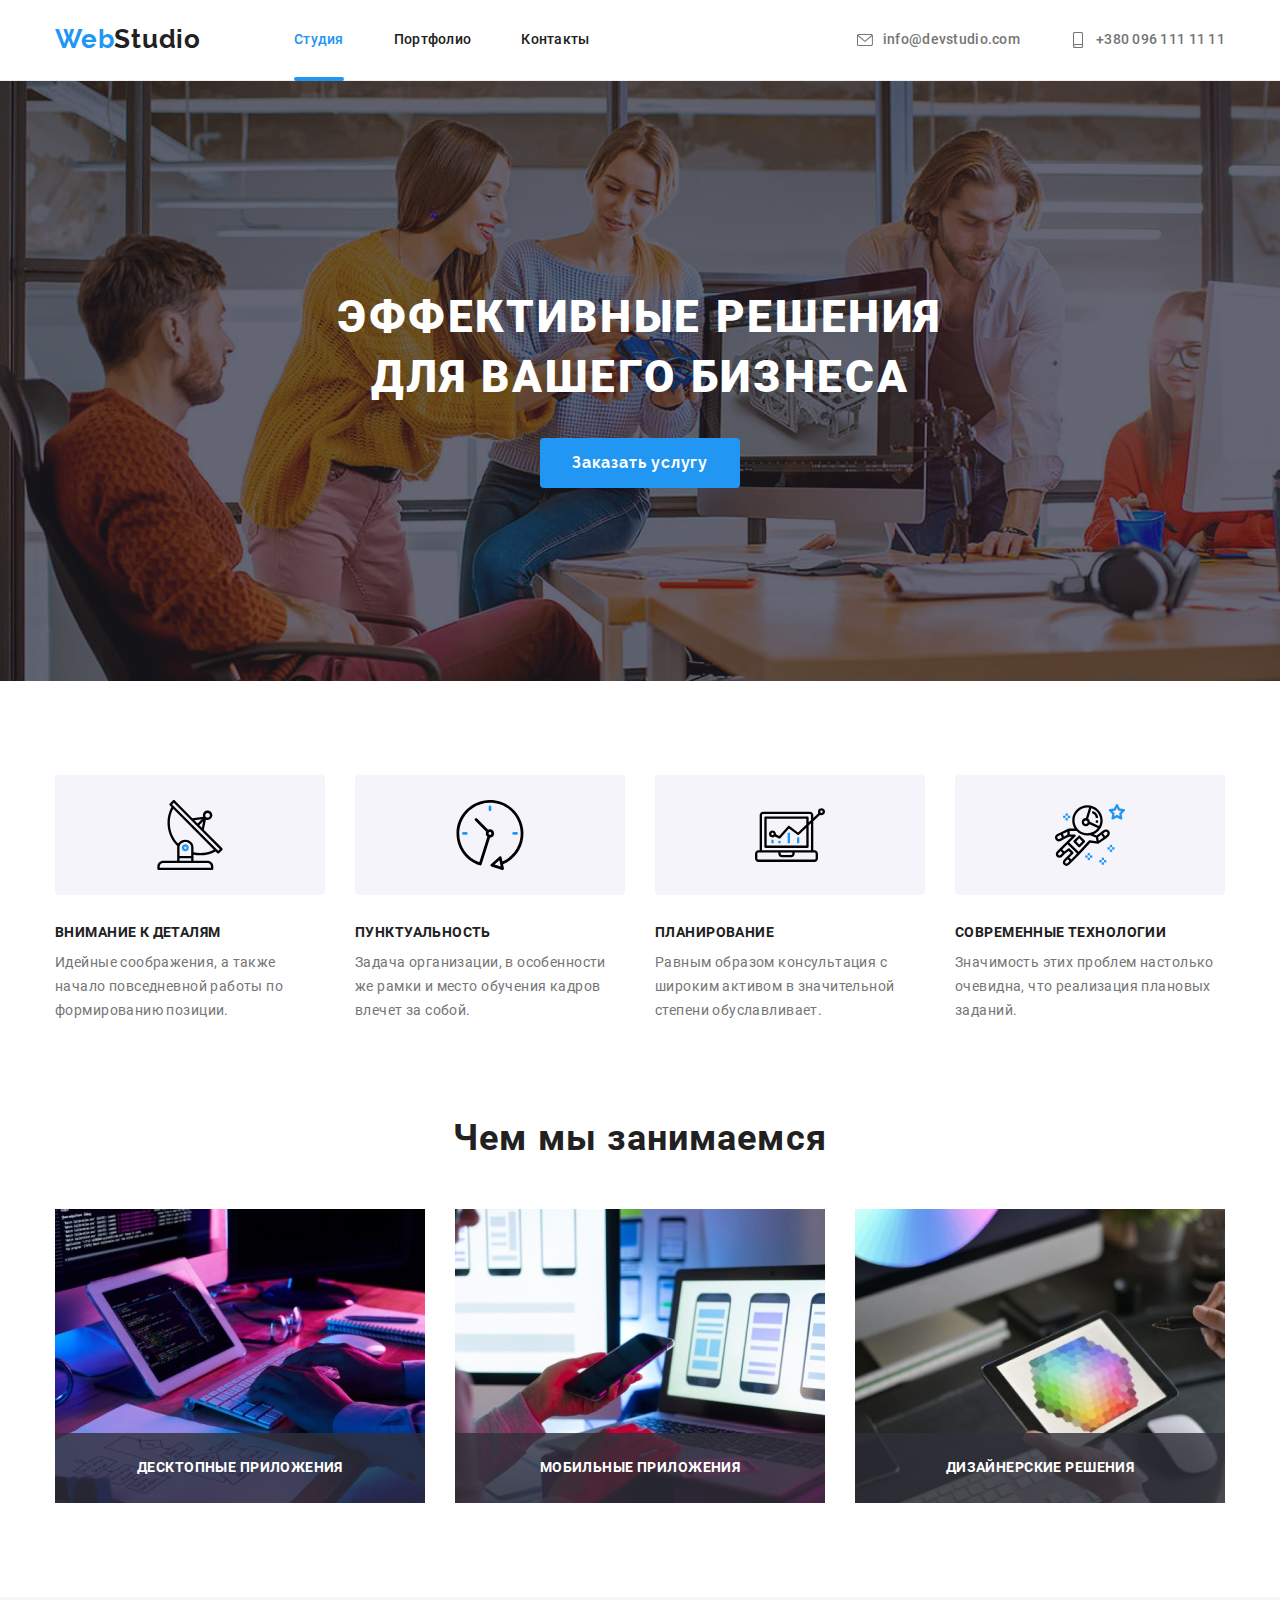
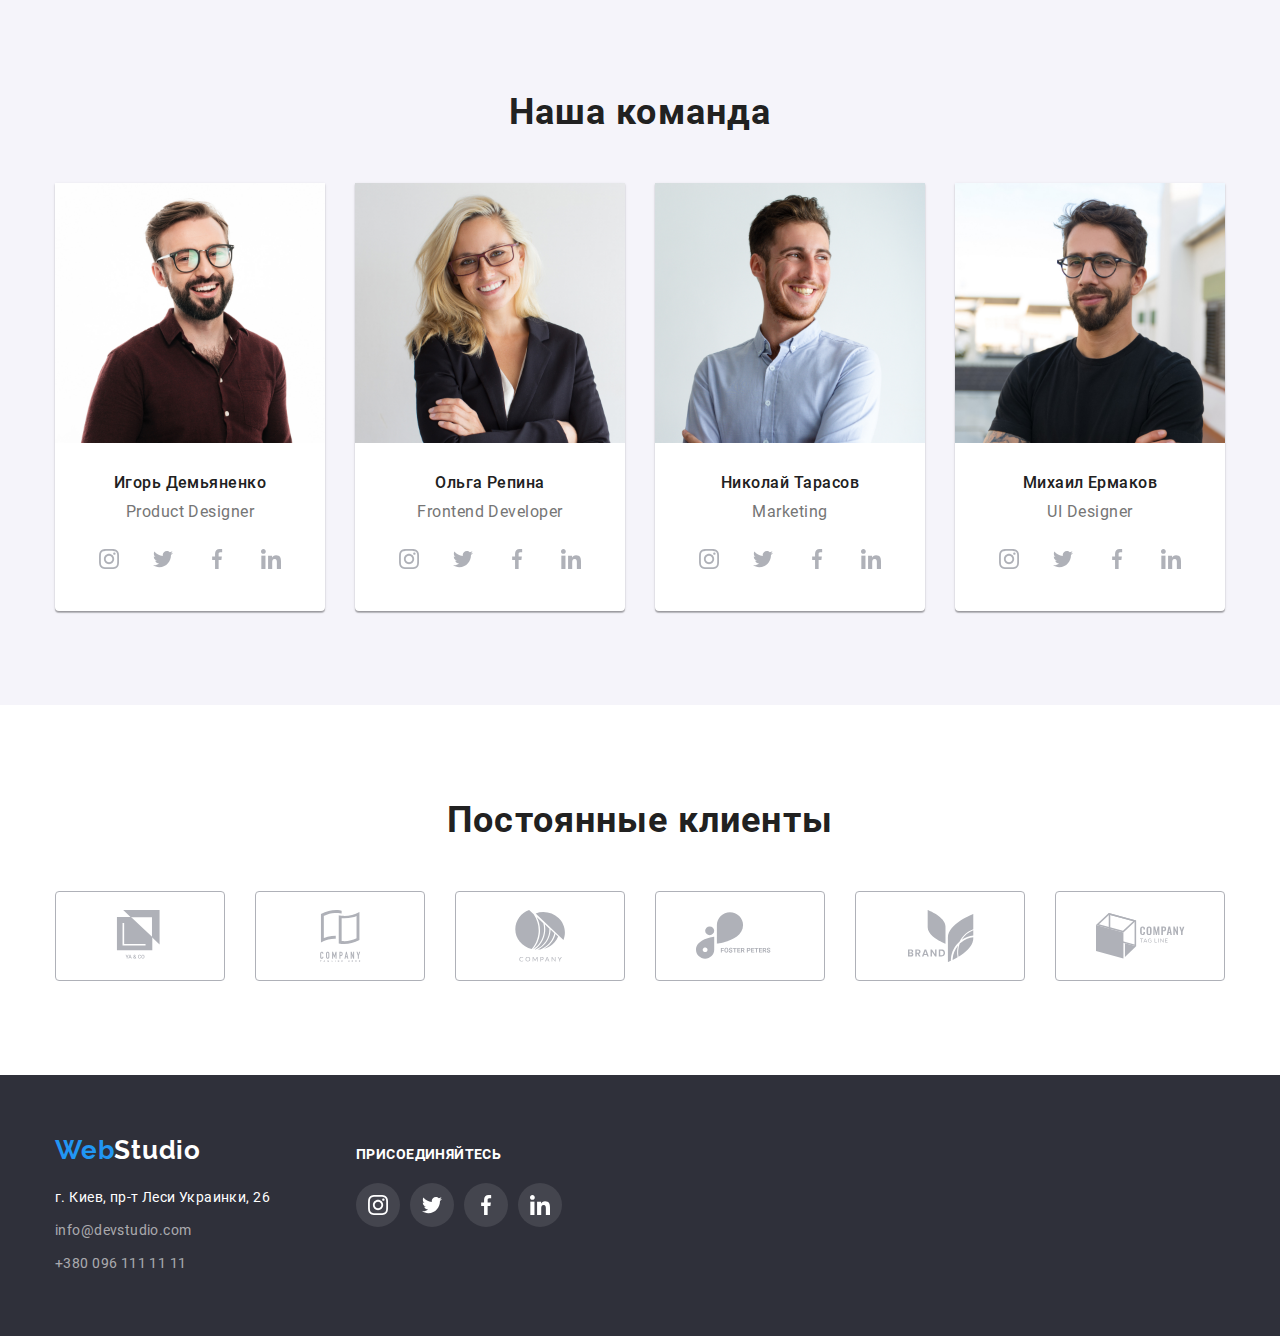
<file: index.html>
<!DOCTYPE html>
<html lang="ru">

<head>
    <meta charset="UTF-8">
    <meta name="viewport" content="width=device-width, initial-scale=1.0">

    <title>WebStudio</title>

    <link rel="stylesheet"
        href="https://cdnjs.cloudflare.com/ajax/libs/modern-normalize/1.0.0/modern-normalize.min.css">

    <link rel="stylesheet" href="./css/fonts.css">
    <link rel="stylesheet" href="./css/style.css">

</head>

<body>
    <!--Шапка страницы-->
    <header class="head">
        <div class="container">
            <nav class="nav">
                <a href="./index.html" lang="en" class="logo link">Web<span class="logo-dark">Studio</span></a>
                <ul class="menu-links list">
                    <li class="list nav-listitems">
                        <a href="./index.html" class="link-items accent link">Студия</a>
                    </li>
                    <li class="list nav-listitems">
                        <a href="./portfolio.html" class="link-items link">Портфолио</a>
                    </li>
                    <li class="list nav-listitems">
                        <a href="#" class="link-items link">Контакты</a>
                    </li>
                </ul>
            </nav>
            <address class="nav-address">
                <ul class="menu-links list">
                    <li class="list nav-listitems">
                        <a href="email:info@devstudio.com" class="address link">
                            <svg class="link-icon">
                                <use href="./images/sprite.svg#icon-mail"></use>
                            </svg>info@devstudio.com</a>
                    </li>
                    <li class="list nav-listitems">
                        <a href="tel:+3800961111111" class="address link">
                            <svg class="link-icon">
                                <use href="./images/sprite.svg#icon-smartphone"></use>
                            </svg>+380 096 111 11 11</a>
                    </li>
                </ul>
            </address>
        </div>
    </header>
    <main>
        <!--HERO-->
        <section class="hero">
            <div class="container">
                <div class="hero-descr">

                    <h1 class="main-title">Эффективные решения для вашего бизнеса</h1>
                    <button type="button" class="btn btn-hero" data-modal-open>Заказать услугу</button>
                </div>
            </div>
        </section>
        <!--ABOUT-->
        <section class="item-box-principle">
            <div class="container ">

                <h2 class="visually-hidden">Наши принципы</h2>

                <ul class="list works-box">
                    <li class="principle">
                        <div class="principle-icon">
                            <svg class="principle-example">
                                <use href="./images/sprite.svg#icon-antenna"></use>
                            </svg>
                        </div>

                        <h3 class="description-title">Внимание к деталям</h3>
                        <p class="description">Идейные соображения, а также начало повседневной работы по
                            формированию
                            позиции.</p>
                    </li>

                    <li class="principle">
                        <div class="principle-icon">
                            <svg class="principle-example">
                                <use href="./images/sprite.svg#icon-clock"></use>
                            </svg>
                        </div>

                        <h3 class="description-title">Пунктуальность</h3>
                        <p class="description">Задача организации, в особенности же рамки и место обучения кадров
                            влечет
                            за собой.</p>
                    </li>

                    <li class="principle">
                        <div class="principle-icon">
                            <svg class="principle-example">
                                <use href="./images/sprite.svg#icon-diagram"></use>
                            </svg>
                        </div>

                        <h3 class="description-title">Планирование</h3>
                        <p class="description">Равным образом консультация с широким активом в значительной степени
                            обуславливает.</p>
                    </li>
                    <li class="principle">
                        <div class="principle-icon">
                            <svg class="principle-example">
                                <use href="./images/sprite.svg#icon-astronaut"></use>
                            </svg>
                        </div>

                        <h3 class="description-title">Современные технологии</h3>
                        <p class="description">Значимость этих проблем настолько очевидна, что реализация плановых
                            заданий.</p>
                    </li>

                </ul>
            </div>
        </section>
        <!--our work-->
        <section class="item-box">
            <div class="container">
                <h2 class="secodary-title">Чем мы занимаемся</h2>
                <ul class="list pictures-box">
                    <li class="picture">
                        <img src="./images/about/1.jpg" alt="работа с кодом программ" width="370" height="294">
                        <div class="shadow-text">
                            <p class="shadow-text-descript">Десктопные приложения</p>
                        </div>
                    </li>
                    <li class="picture">
                        <img src="./images/about/2.jpg" alt="программы для мобильных устройств" width="370"
                            height="294">
                        <div class="shadow-text">
                            <p class="shadow-text-descript">Мобильные приложения</p>
                        </div>
                    </li>
                    <li class="picture">
                        <img src="./images/about/3.jpg" alt="цветовая палитра на планшете" width="370" height="294">
                        <div class="shadow-text">
                            <p class="shadow-text-descript">Дизайнерские решения</p>
                        </div>
                    </li>
                </ul>
            </div>
        </section>
        <!--Team-->
        <section class="team">
            <div class="container">
                <h2 class="secodary-title">Наша команда</h2>
                <ul class="list card-box">
                    <li class="team-card">
                        <img src="./images/team/team_card1.jpg" alt="Игорь Демьяненко" width="270" height="260">
                        <div class="worker-description">
                            <h3 class="worker-name">Игорь Демьяненко</h3>
                            <p lang="en" class="speciality">Product Designer</p>
                            <ul class="social-list list">
                                <li class="social-list-item">
                                    <a class="social-list-link" href="#">
                                        <svg class="social-list-icon">
                                            <use href="./images/sprite.svg#icon-instagram">
                                            </use>
                                        </svg>
                                    </a>
                                </li>
                                <li class="social-list-item">
                                    <a class="social-list-link" href="#">
                                        <svg class="social-list-icon">
                                            <use href="./images/sprite.svg#icon-twitter">
                                            </use>
                                        </svg>
                                    </a>
                                </li>
                                <li class="social-list-item">
                                    <a class="social-list-link" href="#">
                                        <svg class="social-list-icon">
                                            <use href="./images/sprite.svg#icon-facebook">
                                            </use>
                                        </svg>
                                    </a>
                                </li>
                                <li class="social-list-item">
                                    <a class="social-list-link" href="#">
                                        <svg class="social-list-icon">
                                            <use href="./images/sprite.svg#icon-linkedin">
                                            </use>
                                        </svg>
                                    </a>
                                </li>
                            </ul>
                        </div>
                    </li>
                    <li class="team-card">
                        <img src="./images/team/team_card2.jpg" alt="Ольга Репина" width="270" height="260">
                        <div class="worker-description">
                            <h3 class="worker-name">Ольга Репина</h3>
                            <p lang="en" class="speciality">Frontend Developer</p>
                            <ul class="social-list list">
                                <li class="social-list-item">
                                    <a class="social-list-link" href="#">
                                        <svg class="social-list-icon">
                                            <use href="./images/sprite.svg#icon-instagram">
                                            </use>
                                        </svg>
                                    </a>
                                </li>
                                <li class="social-list-item">
                                    <a class="social-list-link" href="#">
                                        <svg class="social-list-icon">
                                            <use href="./images/sprite.svg#icon-twitter">
                                            </use>
                                        </svg>
                                    </a>
                                </li>
                                <li class="social-list-item">
                                    <a class="social-list-link" href="#">
                                        <svg class="social-list-icon">
                                            <use href="./images/sprite.svg#icon-facebook">
                                            </use>
                                        </svg>
                                    </a>
                                </li>
                                <li class="social-list-item">
                                    <a class="social-list-link" href="#">
                                        <svg class="social-list-icon">
                                            <use href="./images/sprite.svg#icon-linkedin">
                                            </use>
                                        </svg>
                                    </a>
                                </li>
                            </ul>

                        </div>
                    </li>
                    <li class="team-card">
                        <img src="./images/team/team_card3.jpg" alt="Николай Тарасов" width="270" height="260">
                        <div class="worker-description">
                            <h3 class="worker-name">Николай Тарасов</h3>
                            <p lang="en" class="speciality">Marketing</p>
                            <ul class="social-list list">
                                <li class="social-list-item">
                                    <a class="social-list-link" href="#">
                                        <svg class="social-list-icon">
                                            <use href="./images/sprite.svg#icon-instagram">
                                            </use>
                                        </svg>
                                    </a>
                                </li>
                                <li class="social-list-item">
                                    <a class="social-list-link" href="#">
                                        <svg class="social-list-icon">
                                            <use href="./images/sprite.svg#icon-twitter">
                                            </use>
                                        </svg>
                                    </a>
                                </li>
                                <li class="social-list-item">
                                    <a class="social-list-link" href="#">
                                        <svg class="social-list-icon">
                                            <use href="./images/sprite.svg#icon-facebook">
                                            </use>
                                        </svg>
                                    </a>
                                </li>
                                <li class="social-list-item">
                                    <a class="social-list-link" href="#">
                                        <svg class="social-list-icon">
                                            <use href="./images/sprite.svg#icon-linkedin">
                                            </use>
                                        </svg>
                                    </a>
                                </li>
                            </ul>

                        </div>
                    </li>
                    <li class="team-card">
                        <img src="./images/team/team_card4.jpg" alt="Михаил Ермаков" width="270" height="260">
                        <div class="worker-description">
                            <h3 class="worker-name">Михаил Ермаков</h3>
                            <p lang="en" class="speciality">UI Designer</p>
                            <ul class="social-list list">
                                <li class="social-list-item">
                                    <a class="social-list-link" href="#">
                                        <svg class="social-list-icon">
                                            <use href="./images/sprite.svg#icon-instagram">
                                            </use>
                                        </svg>
                                    </a>
                                </li>
                                <li class="social-list-item">
                                    <a class="social-list-link" href="#">
                                        <svg class="social-list-icon">
                                            <use href="./images/sprite.svg#icon-twitter">
                                            </use>
                                        </svg>
                                    </a>
                                </li>
                                <li class="social-list-item">
                                    <a class="social-list-link" href="#">
                                        <svg class="social-list-icon">
                                            <use href="./images/sprite.svg#icon-facebook">
                                            </use>
                                        </svg>
                                    </a>
                                </li>
                                <li class="social-list-item">
                                    <a class="social-list-link" href="#">
                                        <svg class="social-list-icon">
                                            <use href="./images/sprite.svg#icon-linkedin">
                                            </use>
                                        </svg>
                                    </a>
                                </li>
                            </ul>

                        </div>
                    </li>
                </ul>
            </div>
        </section>
        <!--Client-->
        <section class="item-box">
            <div class="container">
                <h2 class="secodary-title">Постоянные клиенты</h2>
                <ul class="list client">
                    <li class="client-icon">
                        <a class="link client-link" href="#">
                            <svg class="client-logo-icon">
                                <use href="./images/sprite.svg#icon-logo1"></use>
                            </svg>
                        </a>
                    </li>
                    <li class="client-icon">
                        <a class="link client-link" href="#">
                            <svg class="client-logo-icon">
                                <use href="./images/sprite.svg#icon-logo2"></use>
                            </svg>
                        </a>
                    </li>
                    <li class="client-icon">
                        <a class="link client-link" href="#">
                            <svg class="client-logo-icon">
                                <use href="./images/sprite.svg#icon-logo3"></use>
                            </svg>
                        </a>
                    </li>
                    <li class="client-icon">
                        <a class="link client-link" href="#">
                            <svg class="client-logo-icon">
                                <use href="./images/sprite.svg#icon-logo4"></use>
                            </svg>
                        </a>
                    </li>
                    <li class="client-icon">
                        <a class="link client-link" href="#">
                            <svg class="client-logo-icon">
                                <use href="./images/sprite.svg#icon-logo5"></use>
                            </svg>
                        </a>
                    </li>
                    <li class="client-icon">
                        <a class="link client-link" href="#">
                            <svg class="client-logo-icon">
                                <use href="./images/sprite.svg#icon-logo6"></use>
                            </svg>
                        </a>
                    </li>
                </ul>
            </div>
        </section>
    </main>
    <footer class="footer ">
        <div class="container">
            <div class="contakt-box">
                <a href="./index.html" lang="en" class="logo link">Web<span class="logo-white link">Studio</span></a>


                <address class="footer-address">
                    <ul class="fotter-element list">
                        <li class="list-element">
                            <a href="https://goo.gl/maps/4SZ75eNTT2xGDw7dA" class="link-addres link"> г. Киев, пр-т Леси
                                Украинки, 26</a>
                        </li>
                        <li class="list-element ">
                            <a href="email:info@devstudio.com" class="link-contact link">info@devstudio.com</a>
                        </li>
                        <li class="list-element">
                            <a href="tel:+3800961111111" class="link-contact link">+380 096 111 11 11</a>
                        </li>
                    </ul>
                </address>
            </div>
            <div class="following-box">
                <span class="follow-us">присоединяйтесь</span>
                <ul class="social-list list">
                    <li class="social-list-item">
                        <a class="social-list-link" href="#">
                            <svg class="social-list-icon">
                                <use href="./images/sprite.svg#icon-instagram">
                                </use>
                            </svg>
                        </a>
                    </li>
                    <li class="social-list-item">
                        <a class="social-list-link" href="#">
                            <svg class="social-list-icon">
                                <use href="./images/sprite.svg#icon-twitter">
                                </use>
                            </svg>
                        </a>
                    </li>
                    <li class="social-list-item">
                        <a class="social-list-link" href="#">
                            <svg class="social-list-icon">
                                <use href="./images/sprite.svg#icon-facebook">
                                </use>
                            </svg>
                        </a>
                    </li>
                    <li class="social-list-item">
                        <a class="social-list-link" href="#">
                            <svg class="social-list-icon">
                                <use href="./images/sprite.svg#icon-linkedin">
                                </use>
                            </svg>
                        </a>
                    </li>
                </ul>

            </div>
        </div>
    </footer>
    <!--modal + backdrop-->
    <div class="backdrop is-hidden" data-modal>
        <div class="modal">
            <button type="button" class="close-btn" data-modal-close>
                <svg width="12" height="12">
                    <use href="./images/sprite.svg#icon-close-black"></use>
                </svg>
            </button>
        </div>
    </div>

    <script src="./js/modal.js"></script>

</body>

</html>
</file>
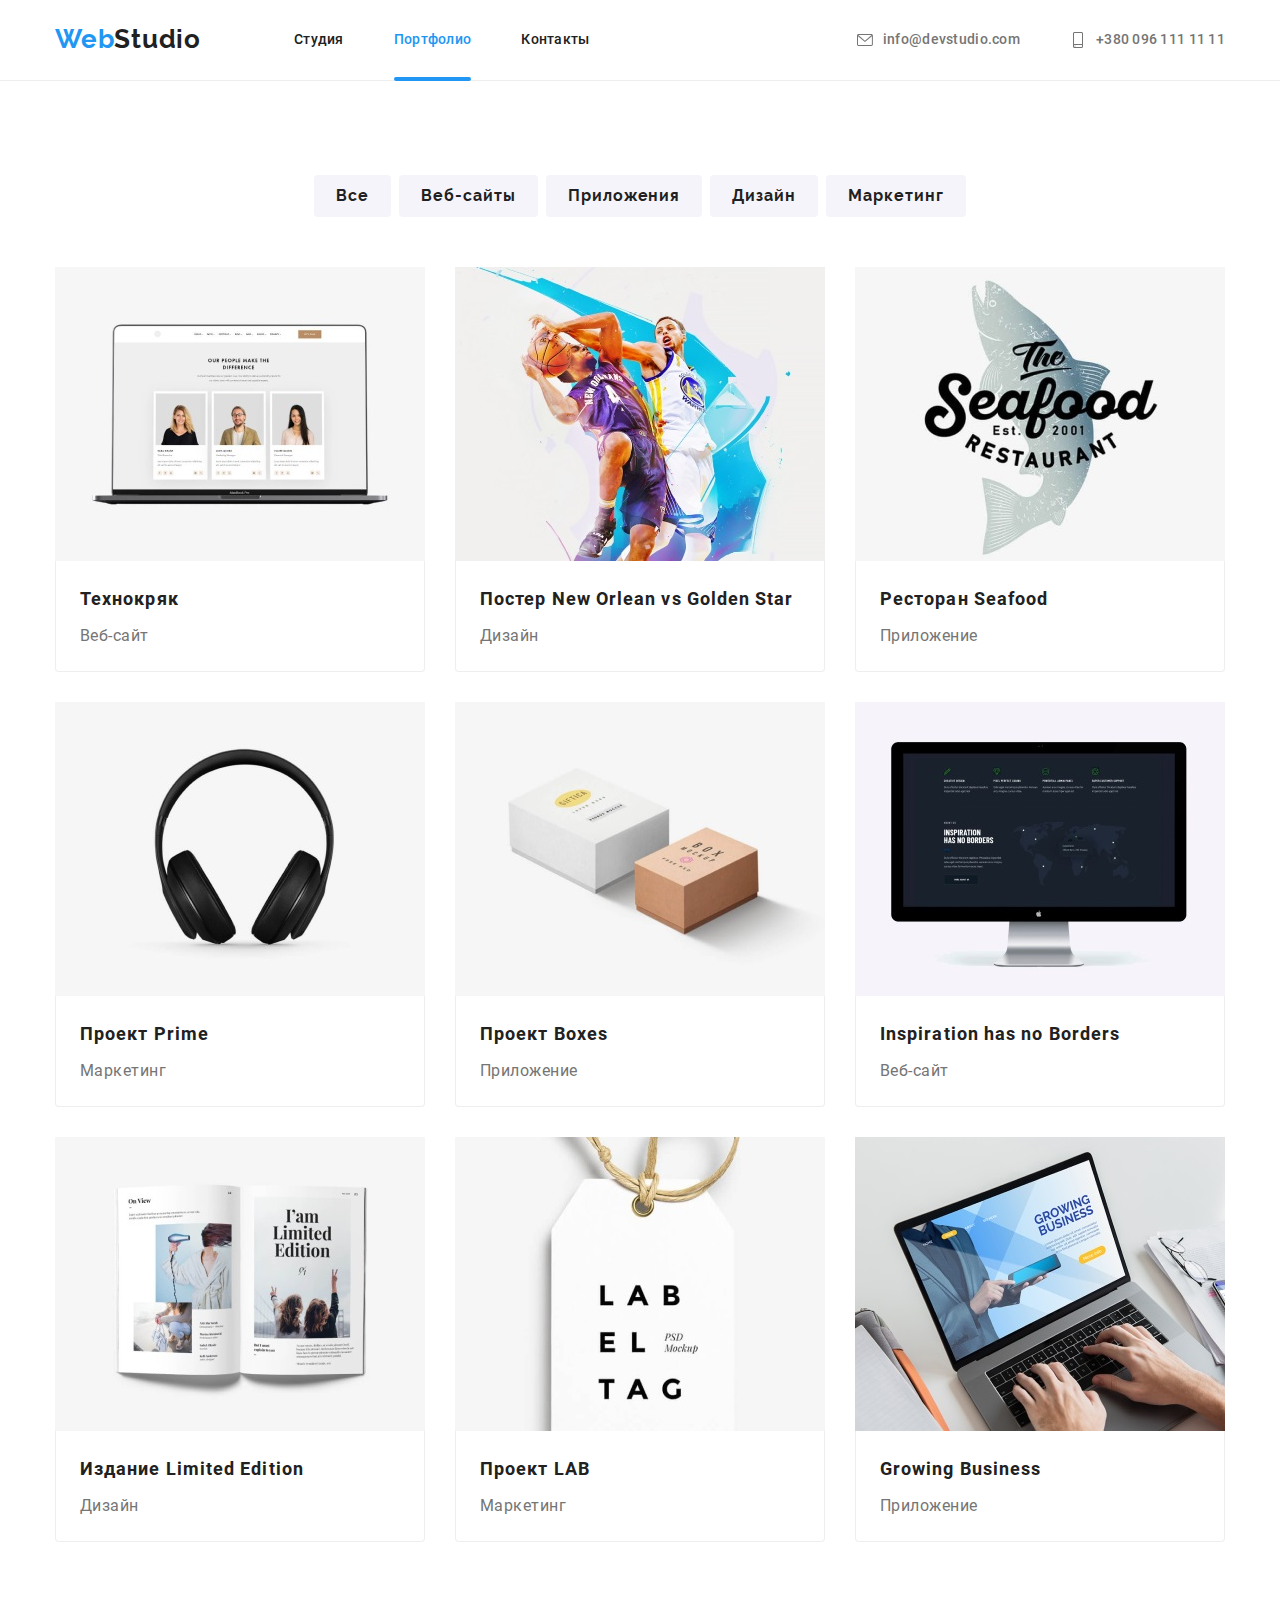
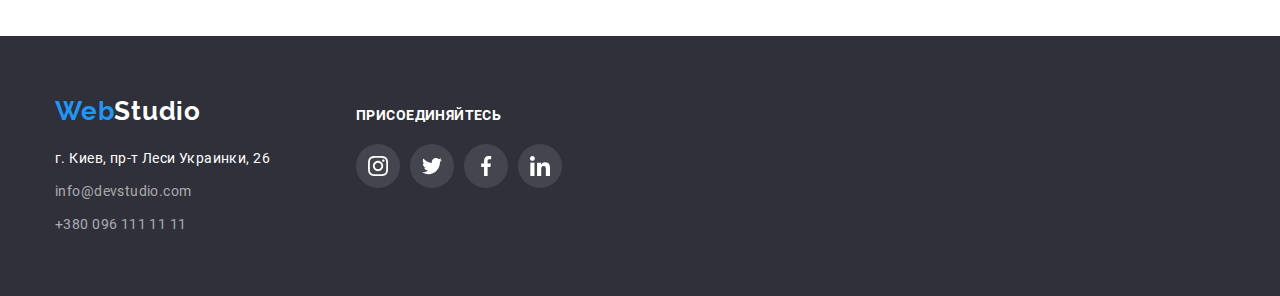
<file: portfolio.html>
<!DOCTYPE html>
<html lang="ru">

<head>
    <meta charset="UTF-8">
    <meta name="viewport" content="width=device-width, initial-scale=1.0">

    <title>Portfolio</title>

    <link rel="stylesheet"
        href="https://cdnjs.cloudflare.com/ajax/libs/modern-normalize/1.0.0/modern-normalize.min.css">

    <link rel="stylesheet" href="./css/fonts.css">
    <link rel="stylesheet" href="./css/style.css">


</head>

<body>
    <!--Шапка страницы-->
    <header class="head">
        <div class="container">
            <nav class="nav">
                <a href="./index.html" lang="en" class="logo link">Web<span class="logo-dark">Studio</span></a>
                <ul class="menu-links list">
                    <li class="list nav-listitems">
                        <a href="./index.html" class="link-items link">Студия</a>
                    </li>
                    <li class="list nav-listitems">
                        <a href="./portfolio.html" class="link-items accent link">Портфолио</a>
                    </li>
                    <li class="list nav-listitems">
                        <a href="#" class="link-items link">Контакты</a>
                    </li>
                </ul>
            </nav>
            <address class="nav-address">
                <ul class="menu-links list">
                    <li class="list nav-listitems">
                        <a href="email:info@devstudio.com" class="address link">
                            <svg class="link-icon">
                                <use href="./images/sprite.svg#icon-mail"></use>
                            </svg>info@devstudio.com</a>
                    </li>
                    <li class="list nav-listitems">
                        <a href="tel:+3800961111111" class="address link">
                            <svg class="link-icon">
                                <use href="./images/sprite.svg#icon-smartphone"></use>
                            </svg>+380 096 111 11 11</a>
                    </li>
                </ul>
            </address>
        </div>
    </header>
    <main>
        <h1 class="visually-hidden">Портфолио</h1>
        <!--меню портфолио-->
        <section class="portfolio">
            <div class="container">

                <h2 class="visually-hidden">Примеры работ</h2>
                <ul class="filter list">
                    <li class="filter-item">
                        <button type="button" class="btn btn-portfolio">Все</button>
                    </li>
                    <li class="filter-item">
                        <button type="button" class="btn btn-portfolio">Веб-сайты</button>
                    </li>
                    <li class="filter-item">
                        <button type="button" class="btn btn-portfolio">Приложения</button>
                    </li>
                    <li class="filter-item">
                        <button type="button" class="btn btn-portfolio">Дизайн</button>
                    </li>
                    <li class="filter-item">
                        <button type="button" class="btn btn-portfolio">Маркетинг</button>
                    </li>
                </ul>
                <h2 class="visually-hidden">Gallery</h2>

                <ul class="work-example list">
                    <li class="portfolio-card">
                        <a href="#" class="link ecxample-card">
                            <div class="overlay-box">
                                <img src="./images/portfolio/img1.jpg" alt="Специалисты сайта Технокряк" width="370"
                                    height="294">
                                <p class="overlay">Технокряк это современная площадка распространения коронавируса.
                                    Компании
                                    используют эту платформу для цифрового
                                    шпионажа и атак на защищённые сервера конкурентов.</p>
                            </div>
                            <div class="card-content">
                                <h3 class="portfolio-title">Технокряк</h3>
                                <p class="portfolio-description">Веб-сайт</p>
                            </div>



                        </a>
                    </li>
                    <li class="portfolio-card">
                        <a href="#" class="link ecxample-card">
                            <div class="overlay-box">
                                <img src="./images/portfolio/img2.jpg"
                                    alt="Постер с изображением баскетболистов команд New Orlean и Golden Star"
                                    width="370" height="294">
                                <p class="overlay">Постер New Orlean vs Golden Star</p>
                            </div>

                            <div class="card-content">
                                <h3 lang="en" class="portfolio-title">Постер New Orlean vs Golden Star</h3>
                                <p class="portfolio-description">Дизайн</p>
                            </div>
                        </a>
                    </li>
                    <li class="portfolio-card">
                        <a href="#" class="link ecxample-card">
                            <div class="overlay-box">
                                <img src="./images/portfolio/img3.jpg" alt="Реклама рыбного ресторана" width="370"
                                    height="294">
                                <p class="overlay">Ресторан Seafood</p>
                            </div>

                            <div class="card-content">
                                <h3 lang="en" class="portfolio-title">Ресторан Seafood</h3>
                                <p class="portfolio-description">Приложение</p>
                            </div>
                        </a>
                    </li>
                    <li class="portfolio-card">
                        <a href="#" class="link ecxample-card">
                            <div class="overlay-box">
                                <img src="./images/portfolio/img4.jpg" alt="Фото наушников" width="370" height="294">
                                <p class="overlay">Проект Prime</p>
                            </div>

                            <div class="card-content">
                                <h3 lang="en" class="portfolio-title">Проект Prime</h3>
                                <p class="portfolio-description">Маркетинг</p>
                            </div>
                        </a>
                    </li>
                    <li class="portfolio-card">
                        <a href="#" class="link ecxample-card">
                            <div class="overlay-box">
                                <img src="./images/portfolio/img5.jpg" alt="Коробки, упаковки" width="370" height="294">
                                <p class="overlay">Проект Boxes</p>
                            </div>

                            <div class="card-content">
                                <h3 lang="en" class="portfolio-title">Проект Boxes</h3>
                                <p class="portfolio-description">Приложение</p>
                            </div>
                        </a>
                    </li>
                    <li class="portfolio-card">
                        <a href="#" class="link ecxample-card">
                            <div class="overlay-box">
                                <img src="./images/portfolio/img6.jpg" alt="Страница сайта" width="370" height="294">
                                <p class="overlay">Inspiration has no Borders</p>
                            </div>

                            <div class="card-content">
                                <h3 lang="en" class="portfolio-title">Inspiration has no Borders</h3>
                                <p class="portfolio-description">Веб-сайт</p>
                            </div>
                        </a>
                    </li>
                    <li class="portfolio-card">
                        <a href="#" class="link ecxample-card">
                            <div class="overlay-box">
                                <img src="./images/portfolio/img7.jpg" alt="Разворот книги" width="370" height="294">
                                <p class="overlay">Издание Limited Edition</p>
                            </div>

                            <div class="card-content">
                                <h3 lang="en" class="portfolio-title">Издание Limited Edition</h3>
                                <p class="portfolio-description">Дизайн</p>
                            </div>
                        </a>
                    </li>
                    <li class="portfolio-card">
                        <a href="#" class="link ecxample-card">
                            <div class="overlay-box">
                                <img src="./images/portfolio/img8.jpg" alt="Брендовая этикетка" width="370"
                                    height="294">
                                <p class="overlay">Проект LAB</p>
                            </div>

                            <div class="card-content">
                                <h3 lang="en" class="portfolio-title">Проект LAB</h3>
                                <p class="portfolio-description">Маркетинг</p>
                            </div>
                        </a>
                    </li>
                    <li class="portfolio-card">
                        <a href="#" class="link ecxample-card">
                            <div class="overlay-box">
                                <img src="./images/portfolio/img9.jpg"
                                    alt="Человек работает в приложении Growing Business" width="370" height="294">
                                <p class="overlay">Growing Business</p>
                            </div>

                            <div class="card-content">
                                <h3 lang="en" class="portfolio-title">Growing Business</h3>
                                <p class="portfolio-description">Приложение</p>
                            </div>
                        </a>
                    </li>
                </ul>
            </div>
        </section>
    </main>
    <footer class="footer ">
        <div class="container">
            <div class="contakt-box">
                <a href="./index.html" lang="en" class="logo link">Web<span class="logo-white link">Studio</span></a>


                <address class="footer-address">
                    <ul class="fotter-element list">
                        <li class="list-element">
                            <a href="https://goo.gl/maps/4SZ75eNTT2xGDw7dA" class="link-addres link"> г. Киев, пр-т Леси
                                Украинки, 26</a>
                        </li>
                        <li class="list-element ">
                            <a href="email:info@devstudio.com" class="link-contact link">info@devstudio.com</a>
                        </li>
                        <li class="list-element">
                            <a href="tel:+3800961111111" class="link-contact link">+380 096 111 11 11</a>
                        </li>
                    </ul>
                </address>
            </div>
            <div class="following-box">
                <span class="follow-us">присоединяйтесь</span>
                <ul class="social-list list">
                    <li class="social-list-item">
                        <a class="social-list-link" href="#">
                            <svg class="social-list-icon">
                                <use href="./images/sprite.svg#icon-instagram">
                                </use>
                            </svg>
                        </a>
                    </li>
                    <li class="social-list-item">
                        <a class="social-list-link" href="#">
                            <svg class="social-list-icon">
                                <use href="./images/sprite.svg#icon-twitter">
                                </use>
                            </svg>
                        </a>
                    </li>
                    <li class="social-list-item">
                        <a class="social-list-link" href="#">
                            <svg class="social-list-icon">
                                <use href="./images/sprite.svg#icon-facebook">
                                </use>
                            </svg>
                        </a>
                    </li>
                    <li class="social-list-item">
                        <a class="social-list-link" href="#">
                            <svg class="social-list-icon">
                                <use href="./images/sprite.svg#icon-linkedin">
                                </use>
                            </svg>
                        </a>
                    </li>
                </ul>

            </div>
        </div>
    </footer>

</body>

</html>
</file>
<file: css/fonts.css>
@font-face {
  font-family: "Roboto";

  src: url("../font/Roboto-Black.woff2") format("woff2"),
    url("../font/Roboto-Black.woff") format("woff");
  font-weight: 900;
  font-style: normal;
}

@font-face {
  font-family: "Roboto";

  src: url("../font/Roboto-Bold.woff2") format("woff2"),
    url("../font/Roboto-Bold.woff") format("woff");
  font-weight: 700;
  font-style: normal;
}

@font-face {
  font-family: "Roboto";

  src: url("../font/Roboto-Medium.woff2") format("woff2"),
    url("../font/Roboto-Medium.woff") format("woff");
  font-weight: 500;
  font-style: normal;
}

@font-face {
  font-family: "Roboto";

  src: url("../font/Roboto-Regular.woff2") format("woff2"),
    url("../font/Roboto-Regular.woff") format("woff");
  font-weight: 400;
  font-style: normal;
}

@font-face {
  font-family: "Raleway";

  src: url("../font/Raleway-Bold.woff2") format("woff2"),
    url("../font/Raleway-Bold.woff") format("woff");
  font-weight: 700;
  font-style: normal;
}
</file>
<file: css/style.css>
:root {
  /*baclgraund color*/
  --b-dark: #2f303a;
  --b-middle: #f5f4fa;
  --b-blue: #2196f3;
  /*text color*/
  --txt-dark: #212121;
  --txt-grey: #757575;
  --txt-light: #ffffff;
  --txt-bleu: #2196f3;
  /*icon*/
  --light: #afb1b8;
  --white: #ffffff;

  --accent-background: #2196f3;
  --dark-background: rgba(255, 255, 255, 0.1);
  --light-background: #ffffff;

  /*fonts*/
  --main-font: Roboto, sans-serif;
  --secondary-font: Raleway, sans-serif;

  --timer: cubic-bezier(0.4, 0, 0.2, 1);
}

/*=========== Common ===========*/

body {
  font-family: var(--main-font);
  font-style: normal;
  color: var(--txt-grey);
}

h1,
h2,
h3,
h4,
h5,
h6,
p {
  margin: 0;
}

ul,
li {
  margin: 0;
  padding: 0;
}

img {
  display: block;
  margin: 0;
}

.link {
  text-decoration: none;
}

.list {
  list-style: none;
}

.visually-hidden {
  position: absolute;
  width: 1px;
  height: 1px;
  margin: -1px;
  padding: 0;
  overflow: hidden;
  border: 0;
  clip: rect(0 0 0 0);
}

.btn {
  background-color: var(--b-blue);
  font-family: var(--secondary-font);
  font-weight: bold;
  font-size: 16px;
  line-height: 1.87;
  letter-spacing: 0.06em;
  border: none;
  border-radius: 4px;
}

.address:hover .link-icon,
.address:focus .link-icon {
  fill: var(--txt-bleu);
  color: var(--txt-bleu);
  outline: none;

  transform: opasity;
}

.link-items:hover,
.link-contact:hover,
.link-addres:hover,
.address:hover {
  color: var(--txt-bleu);

  transform: opasity;
}

.link-items:focus,
.link-contact:focus,
.link-addres:focus,
.address:focus {
  color: var(--txt-bleu);
  outline: 1px solid #757575;

  transform: opasity;
}

/*=========== END Common ===========*/

/*=========== header ===========*/
.head {
  padding-top: 24px;
  padding-bottom: 25px;
  border-bottom-width: 1px;
  border-bottom-style: solid;
  border-bottom-color: #eeeeee;
}
.head .container {
  display: flex;
  width: 1200px;
  padding: 0 15px;
  margin-left: auto;
  margin-right: auto;
  align-items: center;
}
.nav {
  display: flex;
  align-items: center;
}

.menu-links {
  display: flex;
}
.logo {
  font-family: var(--secondary-font);
  color: var(--txt-bleu);
  font-weight: 700;
  font-size: 26px;
  line-height: 1.19;
  letter-spacing: 0.03em;
  height: 31px;
}
.head .logo {
  margin-right: 93px;
}

.logo-dark {
  color: var(--txt-dark);
}

.link-items {
  color: var(--txt-dark);
  font-weight: 500;
  font-size: 14px;
  line-height: 1.14;
  letter-spacing: 0.02em;
  display: flex;

  transition: color 250ms var(--timer);
}

.nav-listitems:not(:last-child) {
  margin-right: 50px;
}

.nav-listitems {
  display: flex;
  align-items: center;
}

.address {
  display: flex;
  color: var(--txt-grey);
  font-weight: 500;
  font-style: normal;
  font-size: 14px;
  line-height: 1.14;
  letter-spacing: 0.02em;

  transition: color 250ms var(--timer);
}

.link-icon {
  display: flex;
  width: 16px;
  height: 16px;
  background-color: var(--light-background);
  fill: var(--txt-grey);
  margin-right: 10px;
  object-fit: contain;
  object-position: center;

  transition: fill 250ms var(--timer);
}

.head .nav-address {
  margin-left: auto;
}

.accent {
  color: var(--txt-bleu);
  position: relative;
}

a.accent::after {
  content: "";
  position: absolute;
  width: 100%;
  height: 4px;
  top: 45px;
  border-radius: 4px;

  background-color: var(--b-blue);
}

/*=========== END header ===========*/

/*=========== footer ===========*/
.footer {
  background-color: var(--b-dark);
  min-height: 252px;
  padding-top: 60px;
  padding-bottom: 60px;
}

.footer .container {
  width: 1200px;
  padding: 0 15px;
  margin-left: auto;
  margin-right: auto;
  align-items: flex-start;
  display: flex;
}

.contakt-box {
  display: flex;
  flex-direction: column;
  width: 231px;
  margin-right: 70px;
}

.logo-white {
  color: var(--txt-light);
}

.footer-address {
  font-weight: normal;
  font-size: 14px;
  font-style: normal;
  line-height: 1.71;
  letter-spacing: 0.03em;
  margin-top: 20px;
}

.link-addres {
  color: var(--txt-light);

  transition: color 250ms var(--timer);
}

.link-contact {
  color: rgba(255, 255, 255, 0.6);

  transition: color 250ms var(--timer);
}

.list-element:not(:last-child) {
  margin-bottom: 9px;
}

.following-box {
  display: flex;
  flex-direction: column;
  margin-top: 12px;
}

.follow-us {
  color: var(--txt-light);
  font-style: normal;
  font-weight: bold;
  font-size: 14px;
  line-height: 1.14;
  letter-spacing: 0.03em;
  text-transform: uppercase;
  margin-bottom: 20px;
}

.footer .social-list-icon {
  fill: var(--white);
}

.footer .social-list-link {
  background-color: var(--dark-background);
}

/*=========== END footer ===========*/

/*index page*/

/*=========== Hero ===========*/

.hero {
  min-height: 600px;
  /*
  padding-top: 207px;
  padding-bottom: 193px;
  */

  align-items: center;
  flex-direction: column;
}

.hero .container {
  background-color: var(--b-dark);
  background-image: linear-gradient(
      rgba(47, 48, 58, 0.4),
      rgba(47, 48, 58, 0.4)
    ),
    url(../images/main/hero.jpg);
  background-repeat: no-repeat;
  background-size: cover;
  min-height: 600px;
  max-width: 1600px;
  padding: 0 15px;
  display: flex;
  flex-direction: column;
  margin-left: auto;
  margin-right: auto;
  align-items: center;
}

.hero-descr {
  margin-top: 207px;
  display: flex;
  flex-direction: column;
  align-items: center;
}

.main-title {
  color: var(--txt-light);
  font-weight: 900;
  font-size: 44px;
  line-height: 1.36;

  text-align: center;
  letter-spacing: 0.06em;
  text-transform: uppercase;
  width: 696px;
  margin: 0;
}

.btn-hero {
  color: var(--txt-light);
  margin-top: 30px;
  padding: 10px 32px;
  width: 200px;
  height: 50px;
  align-items: center;
  letter-spacing: 0.05em;

  transition: color 250ms var(--timer);
}

.btn-hero:hover {
  color: var(--txt-dark);
  cursor: pointer;

  transform: opasity;
}

.btn-hero:focus {
  color: var(--txt-dark);
  cursor: pointer;

  transform: opasity;
}
/*=========== END hero ===========*/

/*=========== about ===========*/
.secodary-title {
  color: var(--txt-dark);
  font-weight: bold;
  font-size: 36px;
  line-height: 1.17;
  text-align: center;
  letter-spacing: 0.03em;
  margin-bottom: 50px;
}

.description-title {
  color: var(--txt-dark);

  font-weight: bold;
  font-size: 14px;
  line-height: 1.14;
  letter-spacing: 0.03em;
  text-transform: uppercase;
}

.description {
  font-weight: normal;
  font-size: 14px;
  line-height: 1.71;
  letter-spacing: 0.03em;
  margin-top: 10px;
  padding-right: 10px;
}

.principle-icon {
  display: flex;
  justify-content: center;
  align-items: center;
  width: 270px;
  height: 120px;
  background-color: var(--b-middle);
  border-radius: 4px;
  margin-bottom: 30px;
}

.principle-example {
  width: 70px;
  height: 70px;
}

.principle {
  width: 270px;
}

.principle:not(:last-child) {
  margin-right: 30px;
}

.works-box {
  display: flex;
}

.item-box .container,
.item-box-principle .container,
.team .container {
  width: 1200px;
  padding: 0 15px;
  margin-left: auto;
  margin-right: auto;
  align-items: center;
}

.item-box-principle {
  padding-top: 94px;
}

/*=========== END about ===========*/

/*=========== our work ===========*/

.item-box {
  padding-top: 94px;
  padding-bottom: 94px;
}
.item .container {
  padding: 0 15px;
  margin-left: auto;
  margin-right: auto;
}

.pictures-box {
  display: flex;
  align-items: center;
}

.picture:not(:last-child) {
  margin-right: 30px;
}

.picture {
  position: relative;
}

.shadow-text {
  position: absolute;
  bottom: 0;
  left: 0;
  display: flex;
  align-items: center;
  justify-content: center;
  width: 370px;
  height: 70px;
  background-color: rgba(47, 48, 58, 0.8);
}

.shadow-text-descript {
  color: var(--txt-light);
  font-style: normal;
  font-weight: bold;
  font-size: 14px;
  line-height: 1.14;
  letter-spacing: 0.03em;
  text-transform: uppercase;
}

/*=========== END our work ===========*/

/*==== TEAM ====*/

.team {
  background-color: var(--b-middle);
  min-height: 648px;
  padding: 94px 0;
}

.card-box {
  display: flex;
}

.team-card:not(:last-child) {
  margin-right: 30px;
}

.team-card {
  width: 270px;

  background-color: #fff;
  box-shadow: 0px 1px 3px rgba(0, 0, 0, 0.12), 0px 1px 1px rgba(0, 0, 0, 0.14),
    0px 2px 1px rgba(0, 0, 0, 0.2);
  border-radius: 0px 0px 4px 4px;
}

.worker-description {
  display: flex;
  flex-direction: column;
  align-items: center;
  padding-top: 30px;
  padding-bottom: 30px;
}

.worker-name {
  color: var(--txt-dark);
  font-weight: 500;
  font-size: 16px;
  line-height: 1.19;
  letter-spacing: 0.03em;

  margin-bottom: 10px;
}

.speciality {
  font-weight: normal;
  font-size: 16px;
  line-height: 1.19;
  letter-spacing: 0.03em;
  margin-bottom: 16px;
}

.social-list {
  display: flex;
  justify-content: space-between;
}

.social-list-link {
  background-color: var(--light-background);
  display: flex;
  justify-content: center;
  align-items: center;

  width: 44px;
  height: 44px;
  border-radius: 50%;

  transition: background-color 250ms var(--timer);
}

.social-list-icon {
  width: 20px;
  height: 20px;
  fill: var(--light);

  transition: fill 250ms var(--timer);
}

.social-list-item:not(:last-child) {
  margin-right: 10px;
}

.social-list-link:hover .social-list-icon,
.social-list-link:focus .social-list-icon {
  fill: var(--white);

  transform: opasity;
}

.social-list-link:hover {
  background-color: var(--accent-background);

  transform: opasity;
}

.social-list-link:focus {
  background-color: var(--accent-background);
  outline: 1px solid #757575;

  transform: opasity;
}

/*==== CLIENT ====*/
.list .client {
  display: flex;
}

.client {
  display: flex;
}

.client-icon {
  display: flex;
  align-items: center;
  justify-content: center;
  width: 170px;
  height: 90px;
}

.client-link {
  display: flex;
  width: 100%;
  height: 100%;
  align-items: center;
  justify-content: center;
  margin: auto;
  border: 1px solid var(--light);
  border-radius: 4px;
}

.client-link:focus .client-logo-icon,
.client-link:hover .client-logo-icon {
  fill: var(--accent-background);

  transform: opasity;
}

.client-link:hover {
  border: 1px solid var(--accent-background);

  transform: opasity;
}

.client-link:focus {
  border: 1px solid var(--accent-background);
  outline: 1px solid #757575;

  transform: opasity;
}

.client-logo-icon {
  width: 89px;
  height: 52px;
  fill: var(--light);

  transition: fill 250ms var(--timer);
}

.client-icon:not(:last-child) {
  margin-right: 30px;
}

/*=========== END about ===========*/

/*portfolio page*/
.filter {
  display: flex;
  justify-content: center;
  margin-bottom: 50px;
}

.filter-item:not(:last-child) {
  margin-right: 8px;
}

.portfolio {
  padding-top: 94px;
  padding-bottom: 94px;
}

.portfolio .container {
  width: 1200px;

  padding-left: 15px;
  padding-right: 15px;
  margin-left: auto;
  margin-right: auto;
}

.btn-portfolio {
  background-color: var(--b-middle);
  color: var(--txt-dark);
  font-weight: 500;
  padding: 6px 22px;

  transition: color 1s var(--timer);
  transition: background-color 1s var(--timer);
}

.btn-portfolio:hover {
  background-color: var(--b-blue);
  color: var(--txt-light);
  border: none;
  cursor: pointer;

  transform: opasity;
}

.btn-portfolio:focus {
  background-color: var(--b-blue);
  color: var(--txt-light);
  border: none;
  outline: 1px solid #757575;

  transform: opasity;
}

.work-example {
  display: flex;
  flex-wrap: wrap;
  flex-basis: calc((100%-60px) / 3);
}

.portfolio-card {
  display: flex;
  margin-right: 30px;
  min-height: 404px;
  margin-bottom: 30px;
  box-sizing: border-box;
  border-radius: 0px 0px 4px 4px;
}

.ecxample-card {
  display: block;
}

.ecxample-card:hover {
  box-shadow: 0px 1px 1px rgba(0, 0, 0, 0.12), 0px 4px 4px rgba(0, 0, 0, 0.06),
    1px 4px 6px rgba(0, 0, 0, 0.16);
}

.ecxample-card:focus {
  box-shadow: 0px 1px 1px rgba(0, 0, 0, 0.12), 0px 4px 4px rgba(0, 0, 0, 0.06),
    1px 4px 6px rgba(0, 0, 0, 0.16);
  outline: 1px solid #757575;
}

.portfolio-card:nth-child(3n) {
  margin-right: 0;
}

.portfolio-card:nth-last-child(-n + 3) {
  margin-bottom: 0;
}

.card-content {
  width: 100%;
  padding-top: 20px;
  padding-bottom: 20px;
  padding-left: 24px;
  padding-right: 24px;

  border-right-width: 1px;
  border-right-style: solid;
  border-right-color: #eeeeee;

  border-bottom-width: 1px;
  border-bottom-style: solid;
  border-bottom-color: #eeeeee;

  border-left-width: 1px;
  border-left-style: solid;
  border-left-color: #eeeeee;

  border-radius: 0px 0px 4px 4px;
}

.portfolio-title {
  color: var(--txt-dark);
  font-style: normal;
  font-weight: bold;
  font-size: 18px;
  line-height: 2;
  letter-spacing: 0.06em;
}

.portfolio-description {
  font-weight: normal;
  font-size: 16px;
  line-height: 1.87;
  letter-spacing: 0.03em;
  color: var(--txt-grey);
  margin-top: 4px;
}

.overlay-box {
  display: flex;
  position: relative;
  overflow: hidden;
}
.overlay {
  position: absolute;
  background-color: rgba(33, 150, 243, 0.9);
  color: var(--txt-light);
  font-style: normal;
  font-weight: normal;
  font-size: 18px;
  line-height: 1.56;
  letter-spacing: 0.03em;
  padding: 63px 24px;
  width: 100%;
  height: 100%;
  top: 0;
  left: 0;
  transform: translateY(100%);
  transition: transform 250ms var(--timer);
}

.ecxample-card:hover .overlay,
.ecxample-card:focus .overlay {
  transform: translateY(0);
}

/* =============== BACKDROP ===============*/
.backdrop {
  position: fixed;
  left: 0;
  top: 0;
  z-index: 100;
  width: 100%;
  height: 100%;
  background-color: rgba(0, 0, 0, 0.5);

  transition: all 250ms var(--timer);
}

.backdrop.is-hidden {
  transition: all 250ms var(--timer);
}

.backdrop.is-hidden .modal {
  transform: translate(-50%, -50%) scale(0);
  transition: opacity 250ms var(--timer);
}

.modal {
  position: absolute;
  top: 50%;
  left: 50%;
  transform: translate(-50%, -50%) scale(1);
  width: 528px;
  min-height: 581px;
  background-color: #fff;

  transition: transform 250ms var(--timer);
}

.close-btn {
  position: absolute;
  top: 8px;
  right: 8px;
  width: 30px;
  height: 30px;
  background-color: #fff;
  border: 1px solid rgba(0, 0, 0, 0.1);
  border-radius: 50%;
  cursor: pointer;
}

.is-hidden {
  opacity: 0;
  visibility: hidden;
  pointer-events: none;
}
</file>
